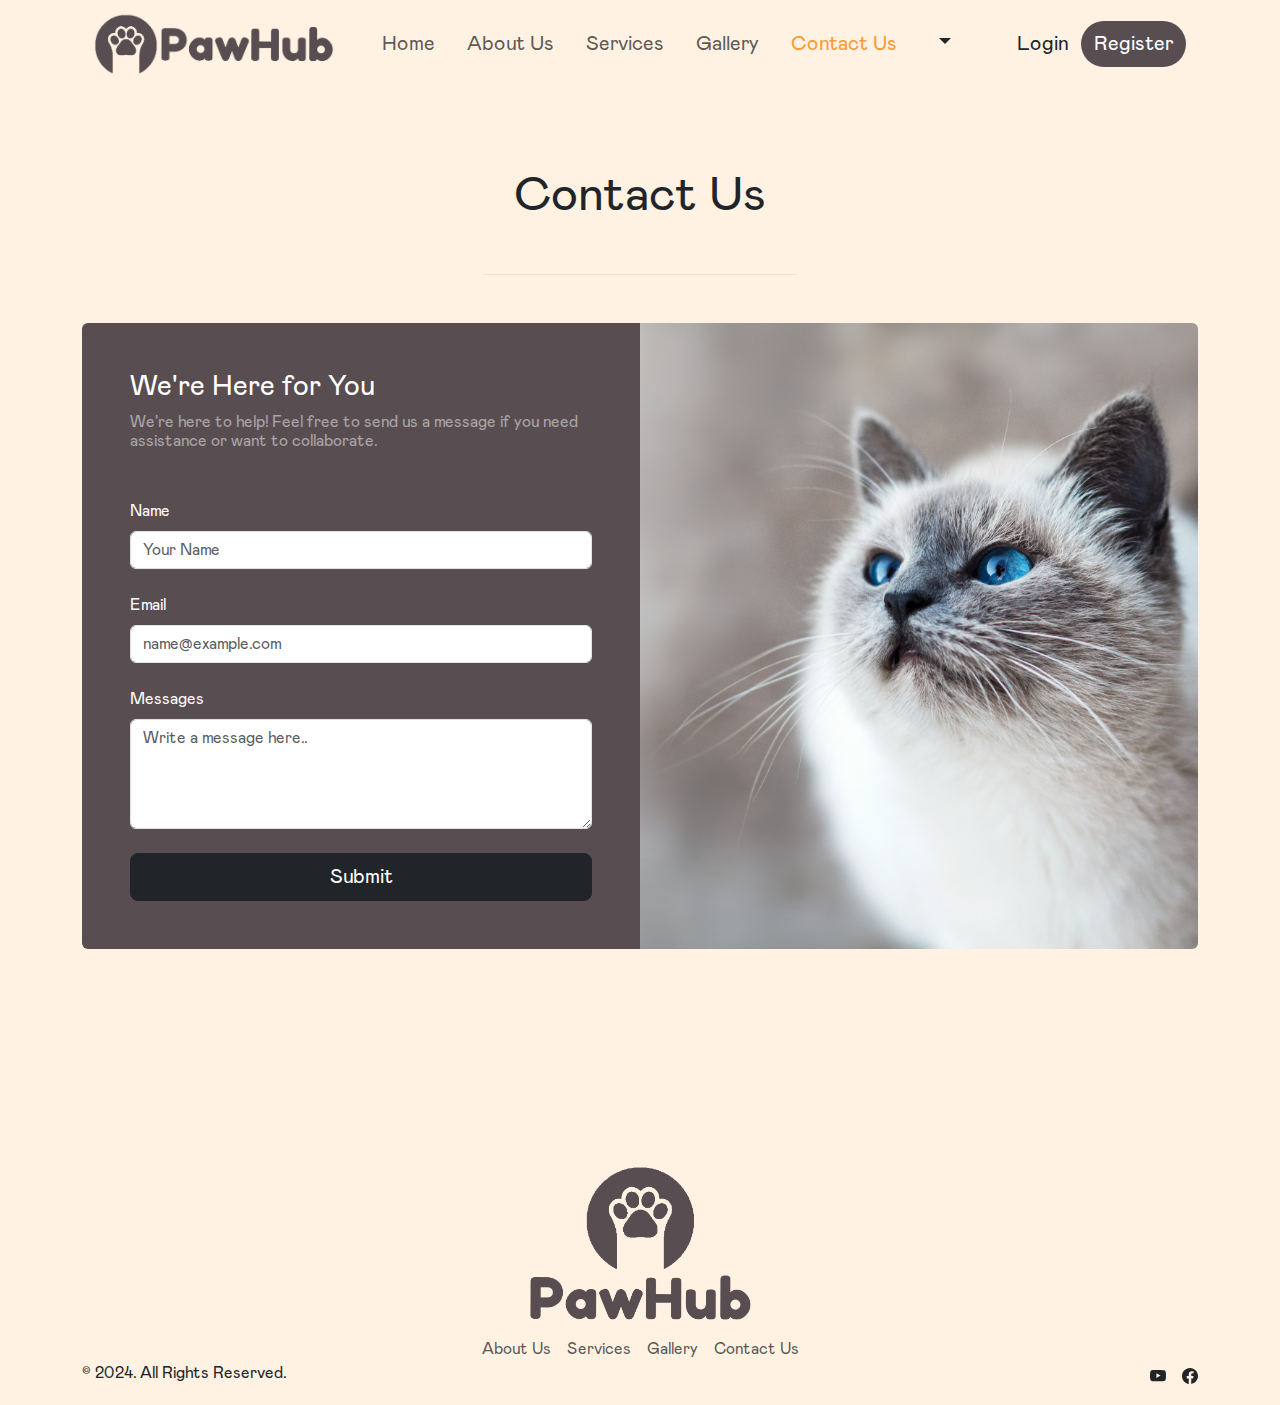
<file: contact-us.html>
<!DOCTYPE html>
<html lang="en">
  <head>
    <meta charset="UTF-8" />
    <meta name="viewport" content="width=device-width, initial-scale=1.0" />
    <title>PawHub | Contact Us</title>
    <!-- CDN bootstrap 5 -->
    <link
      href="https://cdn.jsdelivr.net/npm/bootstrap@5.3.3/dist/css/bootstrap.min.css"
      rel="stylesheet"
      integrity="sha384-QWTKZyjpPEjISv5WaRU9OFeRpok6YctnYmDr5pNlyT2bRjXh0JMhjY6hW+ALEwIH"
      crossorigin="anonymous"
    />
    <!-- global css -->
    <link href="./styles/globals.css" rel="stylesheet" />
  </head>
  <body>
    <div class="preloader"></div>
    <div class="container">
      <!-- dynamic navbar -->
      <div id="navbar"></div>

      <!-- content -->
      <!-- Contact Form -->
      <section id="contact-form" style="margin: 80px 0">
        <div class="container">
          <div class="row justify-content-md-center">
            <div class="col-12 col-md-10 col-lg-8 col-xl-7 col-xxl-6">
              <h2 class="display-5 mb-4 mb-md-5 text-center">Contact Us</h2>
              <hr class="w-50 mx-auto mb-5 mb-xl-9 border-dark-subtle" />
            </div>
          </div>
        </div>
        <div class="row g-0">
          <div
            class="col-12 col-md-6 order-1 order-md-0 d-flex align-items-center"
          >
            <div class="bg-pawhub-primary p-4 p-md-5 rounded-start">
              <div class="row">
                <div class="col-12">
                  <div class="mb-5">
                    <h2 class="h3 text-white">We're Here for You</h2>
                    <h3 class="fs-6 fw-normal text-white-50 m-0">
                      We're here to help! Feel free to send us a message if you
                      need assistance or want to collaborate.
                    </h3>
                  </div>
                </div>
              </div>
              <form action="#">
                <div class="row gy-3 gy-md-4 overflow-hidden">
                  <div class="col-12">
                    <label for="firstName" class="form-label text-white"
                      >Name</label
                    >
                    <input
                      type="text"
                      class="form-control"
                      name="name"
                      id="name"
                      placeholder="Your Name"
                      required
                    />
                  </div>
                  <div class="col-12">
                    <label for="email" class="form-label text-white"
                      >Email</label
                    >
                    <input
                      type="email"
                      class="form-control"
                      name="email"
                      id="email"
                      placeholder="name@example.com"
                      required
                    />
                  </div>
                  <div class="col-12">
                    <label for="messages" class="form-label text-white"
                      >Messages</label
                    >
                    <textarea
                      class="form-control"
                      name="messages"
                      id="messages"
                      placeholder="Write a message here.."
                      rows="4"
                      value=""
                    ></textarea>
                  </div>
                  <div class="col-12">
                    <div class="d-grid">
                      <button class="btn btn-lg btn-dark" type="submit">
                        Submit
                      </button>
                    </div>
                  </div>
                </div>
              </form>
            </div>
          </div>
          <div class="col-12 col-md-6 d-flex">
            <img
              class="img-fluid rounded-end object-fit-cover"
              loading="lazy"
              src="../../assets/images/gallery/gallery-2.jpg"
              alt="Entrepreneurship"
            />
          </div>
        </div>
      </section>
    </div>

    <div id="floater" class="flex-column">
      <img src="./assets/images/food.png" width="50" />
      <p class="fw-bold fs-5">Go Top</p>
    </div>

    <section id="footer" style="margin-top: 200px">
      <footer class="py-3">
        <div class="py-6 py-md-8 py-xl-10">
          <div class="container">
            <div class="row gy-3">
              <div class="col-12">
                <div class="footer-logo-wrapper text-center">
                  <a href="/">
                    <img
                      src="./assets/images/pawhub-logo-brown.png"
                      alt="BootstrapBrain Logo"
                      width="20%"
                      height="20%"
                    />
                  </a>
                </div>
              </div>
              <div class="col-12">
                <div class="link-wrapper">
                  <ul
                    class="m-0 list-unstyled d-flex justify-content-center gap-3"
                  >
                    <li>
                      <a
                        href="./about-us.html"
                        class="link-underline-opacity-0 link-opacity-75-hover link-underline-opacity-100-hover link-offset-1 link-dark link-opacity-75 fs-7"
                      >
                        About Us
                      </a>
                    </li>
                    <li>
                      <a
                        href="./services.html"
                        class="link-underline-opacity-0 link-opacity-75-hover link-underline-opacity-100-hover link-offset-1 link-dark link-opacity-75 fs-7"
                      >
                        Services
                      </a>
                    </li>
                    <li>
                      <a
                        href="./gallery.html"
                        class="link-underline-opacity-0 link-opacity-75-hover link-underline-opacity-100-hover link-offset-1 link-dark link-opacity-75 fs-7"
                      >
                        Gallery
                      </a>
                    </li>
                    <li>
                      <a
                        href="./contact-us.html"
                        class="link-underline-opacity-0 link-opacity-75-hover link-underline-opacity-100-hover link-offset-1 link-dark link-opacity-75 fs-7"
                      >
                        Contact Us
                      </a>
                    </li>
                  </ul>
                </div>
              </div>
            </div>
          </div>
        </div>

        <div>
          <div class="container">
            <div class="row gy-3 gy-sm-0 align-items-sm-center">
              <div class="col-sm-6">
                <div
                  class="copyright-wrapper d-block mb-1 fs-9 text-center text-sm-start"
                >
                  &copy; 2024. All Rights Reserved.
                </div>
              </div>
              <div class="col-sm-6">
                <div class="social-media-wrapper">
                  <ul
                    class="m-0 list-unstyled d-flex justify-content-center justify-content-sm-end gap-3"
                  >
                    <li>
                      <a
                        href="https://www.youtube.com/results?search_query=catlover"
                        target="_blank"
                        class="link-opacity-75-hover link-dark"
                      >
                        <svg
                          xmlns="http://www.w3.org/2000/svg"
                          width="16"
                          height="16"
                          fill="currentColor"
                          class="bi bi-youtube"
                          viewBox="0 0 16 16"
                        >
                          <path
                            d="M8.051 1.999h.089c.822.003 4.987.033 6.11.335a2.01 2.01 0 0 1 1.415 1.42c.101.38.172.883.22 1.402l.01.104.022.26.008.104c.065.914.073 1.77.074 1.957v.075c-.001.194-.01 1.108-.082 2.06l-.008.105-.009.104c-.05.572-.124 1.14-.235 1.558a2.01 2.01 0 0 1-1.415 1.42c-1.16.312-5.569.334-6.18.335h-.142c-.309 0-1.587-.006-2.927-.052l-.17-.006-.087-.004-.171-.007-.171-.007c-1.11-.049-2.167-.128-2.654-.26a2.01 2.01 0 0 1-1.415-1.419c-.111-.417-.185-.986-.235-1.558L.09 9.82l-.008-.104A31 31 0 0 1 0 7.68v-.123c.002-.215.01-.958.064-1.778l.007-.103.003-.052.008-.104.022-.26.01-.104c.048-.519.119-1.023.22-1.402a2.01 2.01 0 0 1 1.415-1.42c.487-.13 1.544-.21 2.654-.26l.17-.007.172-.006.086-.003.171-.007A100 100 0 0 1 7.858 2zM6.4 5.209v4.818l4.157-2.408z"
                          />
                        </svg>
                      </a>
                    </li>
                    <li>
                      <a
                        href="https://id-id.facebook.com/"
                        target="_blank"
                        class="link-opacity-75-hover link-dark"
                      >
                        <svg
                          xmlns="http://www.w3.org/2000/svg"
                          width="16"
                          height="16"
                          fill="currentColor"
                          class="bi bi-facebook"
                          viewBox="0 0 16 16"
                        >
                          <path
                            d="M16 8.049c0-4.446-3.582-8.05-8-8.05C3.58 0-.002 3.603-.002 8.05c0 4.017 2.926 7.347 6.75 7.951v-5.625h-2.03V8.05H6.75V6.275c0-2.017 1.195-3.131 3.022-3.131.876 0 1.791.157 1.791.157v1.98h-1.009c-.993 0-1.303.621-1.303 1.258v1.51h2.218l-.354 2.326H9.25V16c3.824-.604 6.75-3.934 6.75-7.951"
                          />
                        </svg>
                      </a>
                    </li>
                  </ul>
                </div>
              </div>
            </div>
          </div>
        </div>
      </footer>
    </section>
    <!-- CDN bootstrap 5 -->
    <script
      src="https://cdn.jsdelivr.net/npm/bootstrap@5.3.3/dist/js/bootstrap.bundle.min.js"
      integrity="sha384-YvpcrYf0tY3lHB60NNkmXc5s9fDVZLESaAA55NDzOxhy9GkcIdslK1eN7N6jIeHz"
      crossorigin="anonymous"
    ></script>
    <script type="module" src="./src/scripts/index.js"></script>
  </body>
</html>
</file>
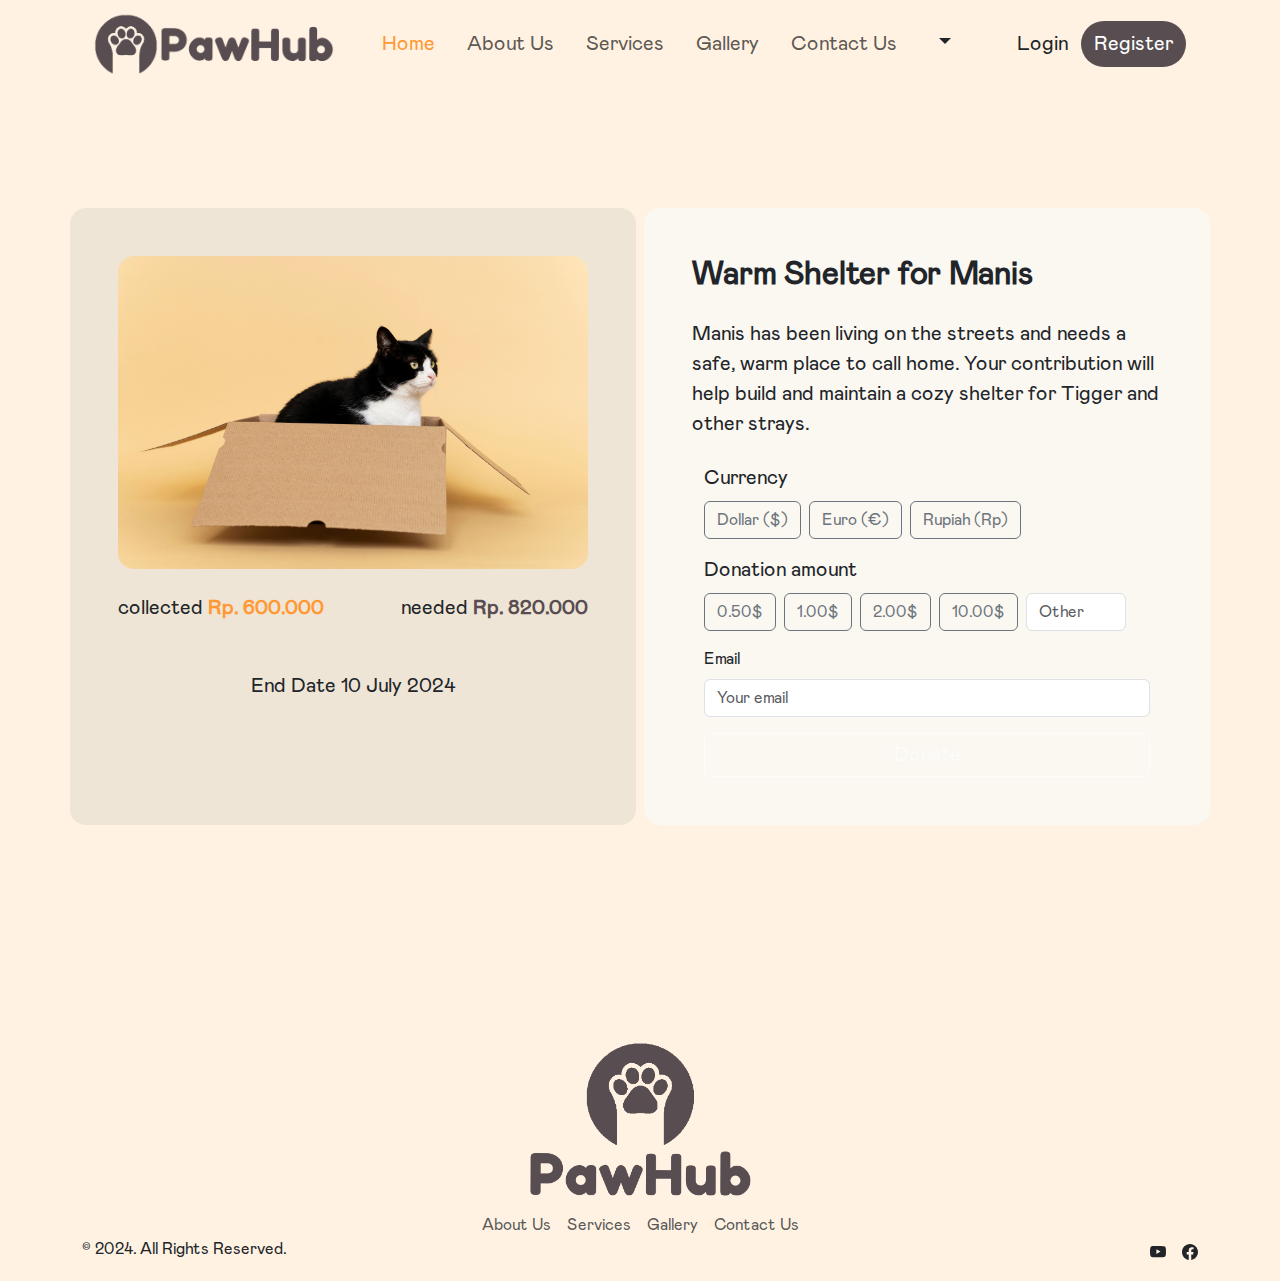
<file: donate.html>
<!DOCTYPE html>
<html lang="en">
  <head>
    <meta charset="UTF-8" />
    <meta name="viewport" content="width=device-width, initial-scale=1.0" />
    <title>PawHub | Donate</title>
    <!-- CDN bootstrap 5 -->
    <link
      href="https://cdn.jsdelivr.net/npm/bootstrap@5.3.3/dist/css/bootstrap.min.css"
      rel="stylesheet"
      integrity="sha384-QWTKZyjpPEjISv5WaRU9OFeRpok6YctnYmDr5pNlyT2bRjXh0JMhjY6hW+ALEwIH"
      crossorigin="anonymous"
    />
    <!-- global css -->
    <link href="./styles/globals.css" rel="stylesheet" />
  </head>
  <body>
    <div class="preloader"></div>
    <div class="container">
      <!-- dynamic navbar -->
      <div id="navbar"></div>

      <!-- content -->
      <section id="donate-detail" style="margin-top: 120px">
        <div class="row gap-2">
          <div class="col p-5 rounded-4" style="background-color: #efe5d6">
            <div>
              <div class="mb-4">
                <img
                  src="./assets/images/paws/paw-1.jpg"
                  width="100%"
                  class="rounded-4"
                />
              </div>
              <div
                class="d-flex justify-content-between align-items-center my-2"
              >
                <p class="my-auto fs-5">
                  collected
                  <span
                    id="collected-donate"
                    data-value="Rupiah (Rp)"
                    class="fw-bold text-pawhub-secondary"
                    >Rp. 600.000</span
                  >
                </p>
                <p class="my-auto fs-5">
                  needed
                  <span
                    id="needed-donate"
                    data-value="Rupiah (Rp)"
                    class="fw-bold text-pawhub-primary"
                    >Rp. 820.000</span
                  >
                </p>
              </div>
              <p class="text-center fs-5 mt-5">End Date 10 July 2024</p>
            </div>
          </div>
          <div class="col p-5 rounded-4" style="background-color: #fbf7f1">
            <h2 class="fw-bolder">Warm Shelter for Manis</h2>
            <div class="my-4">
              <p class="fs-5">
                Manis has been living on the streets and needs a safe, warm
                place to call home. Your contribution will help build and
                maintain a cozy shelter for Tigger and other strays.
              </p>
            </div>
            <div class="container mt-3">
              <form id="donation-form">
                <div class="mb-3">
                  <label class="form-label fs-5">Currency</label>
                  <div class="d-flex gap-2">
                    <button
                      type="button"
                      class="btn btn-outline-secondary btn-currency"
                      data-value="Dollar ($)"
                    >
                      Dollar ($)
                    </button>
                    <button
                      type="button"
                      class="btn btn-outline-secondary btn-currency"
                      data-value="Euro (€)"
                    >
                      Euro (€)
                    </button>
                    <button
                      type="button"
                      class="btn btn-outline-secondary btn-currency"
                      data-value="Rupiah (Rp)"
                    >
                      Rupiah (Rp)
                    </button>
                  </div>
                </div>
                <div class="mb-3">
                  <label class="form-label fs-5">Donation amount</label>
                  <div class="d-flex gap-2" id="amount-buttons">
                    <button
                      type="button"
                      class="btn btn-outline-secondary btn-amount"
                      data-value="0"
                    >
                      0.50$
                    </button>
                    <button
                      type="button"
                      class="btn btn-outline-secondary btn-amount"
                      data-value="0"
                    >
                      1.00$
                    </button>
                    <button
                      type="button"
                      class="btn btn-outline-secondary btn-amount"
                      data-value="0"
                    >
                      2.00$
                    </button>
                    <button
                      type="button"
                      class="btn btn-outline-secondary btn-amount"
                      data-value="0"
                    >
                      10.00$
                    </button>
                    <input
                      type="number"
                      class="form-control btn-amount"
                      placeholder="Other"
                      id="other-amount"
                      style="width: 100px"
                    />
                  </div>
                </div>
                <div class="mb-3">
                  <label for="email" class="form-label">Email</label>
                  <div class="input-group">
                    <input
                      type="email"
                      class="form-control"
                      id="email-donate"
                      placeholder="Your email"
                      aria-label="Email"
                      aria-describedby="email-addon"
                      required
                    />
                  </div>
                </div>
                <button
                  id="donate-button"
                  type="submit"
                  class="btn btn-pawhub w-100 bg-pawhub-primary text-white fs-5"
                  data-bs-toggle="modal"
                  data-bs-target="#modal-payment"
                  disabled
                >
                  Donate
                </button>
              </form>
            </div>
          </div>
        </div>
      </section>

      <!-- modal payment -->
      <div
        class="modal fade"
        id="modal-payment"
        tabindex="-1"
        aria-labelledby="paymentModalLabel"
        aria-hidden="true"
      >
        <div class="modal-dialog modal-dialog-centered">
          <div
            class="modal-content p-4 p-md-5 rounded shadow-sm"
            style="background-color: #efe5d6"
          >
            <div class="row">
              <div class="col-12">
                <div class="mb-5">
                  <h2 class="h3 text-black">Payment</h2>
                  <h3 class="fs-6 fw-normal text-black-50 m-0">
                    Complete Your Donation
                  </h3>
                </div>
              </div>
            </div>
            <h5 class="fs-5">Donate for Manis</h5>
            <div id="payment-donation">
              <div class="row gy-3 gy-md-4 overflow-hidden">
                <div
                  class="d-flex justify-content-between align-items-center col-12"
                >
                  <div>
                    <p class="text-black-50">Your Email</p>
                    <p id="email-payment">test@gmail.com</p>
                  </div>
                  <div>
                    <p class="text-black-50">Amount</p>
                    <p id="amount-payment" class="fs-4">10$</p>
                  </div>
                </div>
                <div class="col-12">
                  <div class="d-grid">
                    <button
                      class="btn btn-lg btn-dark"
                      type="submit"
                      onclick="move()"
                    >
                      Pay
                    </button>
                  </div>
                </div>
              </div>
            </div>
          </div>
        </div>
      </div>
    </div>
    <div id="floater" class="flex-column">
      <img src="./assets/images/food.png" width="50" />
      <p class="fw-bold fs-5">Go Top</p>
    </div>

    <section id="footer" style="margin-top: 200px">
      <footer class="py-3">
        <div class="py-6 py-md-8 py-xl-10">
          <div class="container">
            <div class="row gy-3">
              <div class="col-12">
                <div class="footer-logo-wrapper text-center">
                  <a href="/">
                    <img
                      src="./assets/images/pawhub-logo-brown.png"
                      alt="BootstrapBrain Logo"
                      width="20%"
                      height="20%"
                    />
                  </a>
                </div>
              </div>
              <div class="col-12">
                <div class="link-wrapper">
                  <ul
                    class="m-0 list-unstyled d-flex justify-content-center gap-3"
                  >
                    <li>
                      <a
                        href="./about-us.html"
                        class="link-underline-opacity-0 link-opacity-75-hover link-underline-opacity-100-hover link-offset-1 link-dark link-opacity-75 fs-7"
                      >
                        About Us
                      </a>
                    </li>
                    <li>
                      <a
                        href="./services.html"
                        class="link-underline-opacity-0 link-opacity-75-hover link-underline-opacity-100-hover link-offset-1 link-dark link-opacity-75 fs-7"
                      >
                        Services
                      </a>
                    </li>
                    <li>
                      <a
                        href="./gallery.html"
                        class="link-underline-opacity-0 link-opacity-75-hover link-underline-opacity-100-hover link-offset-1 link-dark link-opacity-75 fs-7"
                      >
                        Gallery
                      </a>
                    </li>
                    <li>
                      <a
                        href="./contact-us.html"
                        class="link-underline-opacity-0 link-opacity-75-hover link-underline-opacity-100-hover link-offset-1 link-dark link-opacity-75 fs-7"
                      >
                        Contact Us
                      </a>
                    </li>
                  </ul>
                </div>
              </div>
            </div>
          </div>
        </div>

        <div>
          <div class="container">
            <div class="row gy-3 gy-sm-0 align-items-sm-center">
              <div class="col-sm-6">
                <div
                  class="copyright-wrapper d-block mb-1 fs-9 text-center text-sm-start"
                >
                  &copy; 2024. All Rights Reserved.
                </div>
              </div>
              <div class="col-sm-6">
                <div class="social-media-wrapper">
                  <ul
                    class="m-0 list-unstyled d-flex justify-content-center justify-content-sm-end gap-3"
                  >
                    <li>
                      <a
                        href="https://www.youtube.com/results?search_query=catlover"
                        target="_blank"
                        class="link-opacity-75-hover link-dark"
                      >
                        <svg
                          xmlns="http://www.w3.org/2000/svg"
                          width="16"
                          height="16"
                          fill="currentColor"
                          class="bi bi-youtube"
                          viewBox="0 0 16 16"
                        >
                          <path
                            d="M8.051 1.999h.089c.822.003 4.987.033 6.11.335a2.01 2.01 0 0 1 1.415 1.42c.101.38.172.883.22 1.402l.01.104.022.26.008.104c.065.914.073 1.77.074 1.957v.075c-.001.194-.01 1.108-.082 2.06l-.008.105-.009.104c-.05.572-.124 1.14-.235 1.558a2.01 2.01 0 0 1-1.415 1.42c-1.16.312-5.569.334-6.18.335h-.142c-.309 0-1.587-.006-2.927-.052l-.17-.006-.087-.004-.171-.007-.171-.007c-1.11-.049-2.167-.128-2.654-.26a2.01 2.01 0 0 1-1.415-1.419c-.111-.417-.185-.986-.235-1.558L.09 9.82l-.008-.104A31 31 0 0 1 0 7.68v-.123c.002-.215.01-.958.064-1.778l.007-.103.003-.052.008-.104.022-.26.01-.104c.048-.519.119-1.023.22-1.402a2.01 2.01 0 0 1 1.415-1.42c.487-.13 1.544-.21 2.654-.26l.17-.007.172-.006.086-.003.171-.007A100 100 0 0 1 7.858 2zM6.4 5.209v4.818l4.157-2.408z"
                          />
                        </svg>
                      </a>
                    </li>
                    <li>
                      <a
                        href="https://id-id.facebook.com/"
                        target="_blank"
                        class="link-opacity-75-hover link-dark"
                      >
                        <svg
                          xmlns="http://www.w3.org/2000/svg"
                          width="16"
                          height="16"
                          fill="currentColor"
                          class="bi bi-facebook"
                          viewBox="0 0 16 16"
                        >
                          <path
                            d="M16 8.049c0-4.446-3.582-8.05-8-8.05C3.58 0-.002 3.603-.002 8.05c0 4.017 2.926 7.347 6.75 7.951v-5.625h-2.03V8.05H6.75V6.275c0-2.017 1.195-3.131 3.022-3.131.876 0 1.791.157 1.791.157v1.98h-1.009c-.993 0-1.303.621-1.303 1.258v1.51h2.218l-.354 2.326H9.25V16c3.824-.604 6.75-3.934 6.75-7.951"
                          />
                        </svg>
                      </a>
                    </li>
                  </ul>
                </div>
              </div>
            </div>
          </div>
        </div>
      </footer>
    </section>

    <!-- CDN bootstrap 5 -->
    <script
      src="https://cdn.jsdelivr.net/npm/bootstrap@5.3.3/dist/js/bootstrap.bundle.min.js"
      integrity="sha384-YvpcrYf0tY3lHB60NNkmXc5s9fDVZLESaAA55NDzOxhy9GkcIdslK1eN7N6jIeHz"
      crossorigin="anonymous"
    ></script>
    <script type="module" src="./src/scripts/index.js"></script>
    <script type="module" src="./src/scripts/donate.js"></script>
    <script>
      function move() {
        if (i == 0) {
          i = 1;
          var elem = document.getElementById("progress-donate");
          var width = 10;
          var id = setInterval(frame, 10);
          function frame() {
            if (width >= 100) {
              clearInterval(id);
              i = 0;
            } else {
              width++;
              elem.style.width = width + "%";
              elem.innerHTML = width + "%";
            }
          }
        }
      }
    </script>
  </body>
</html>
</file>
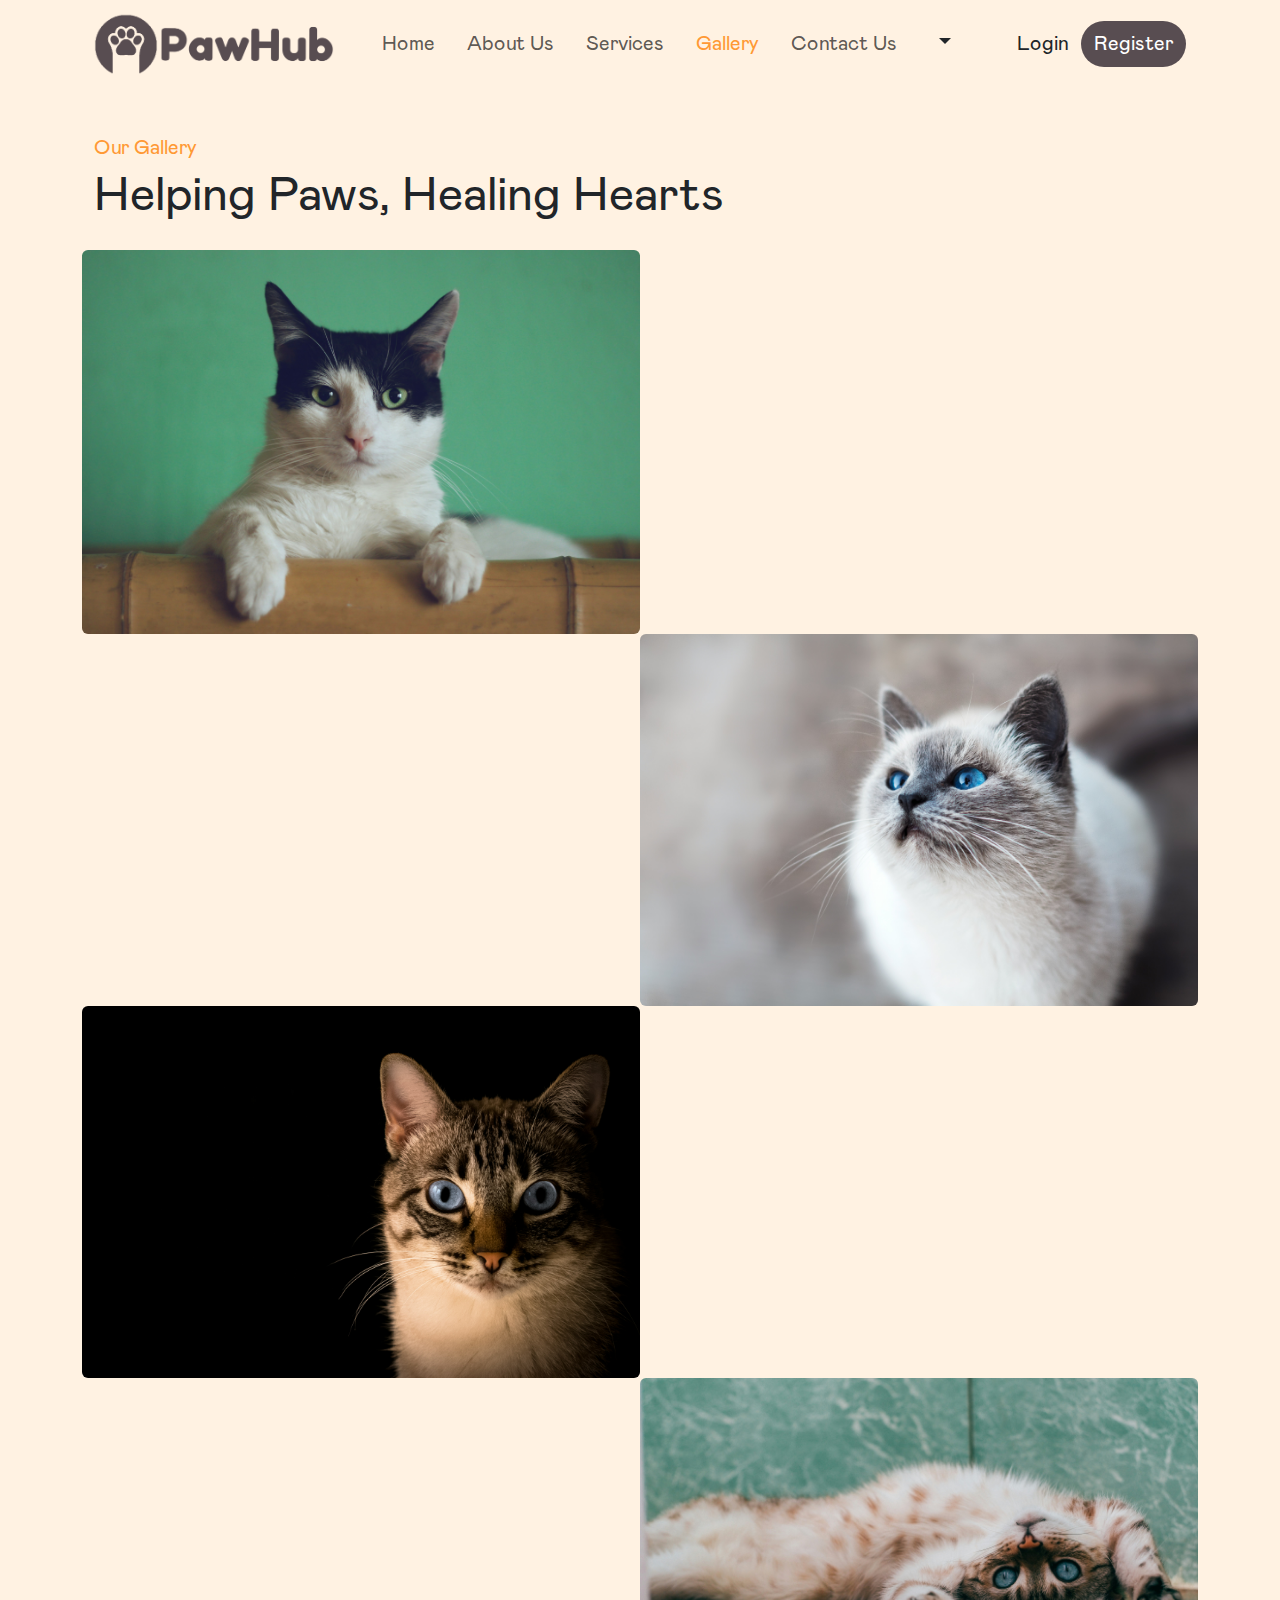
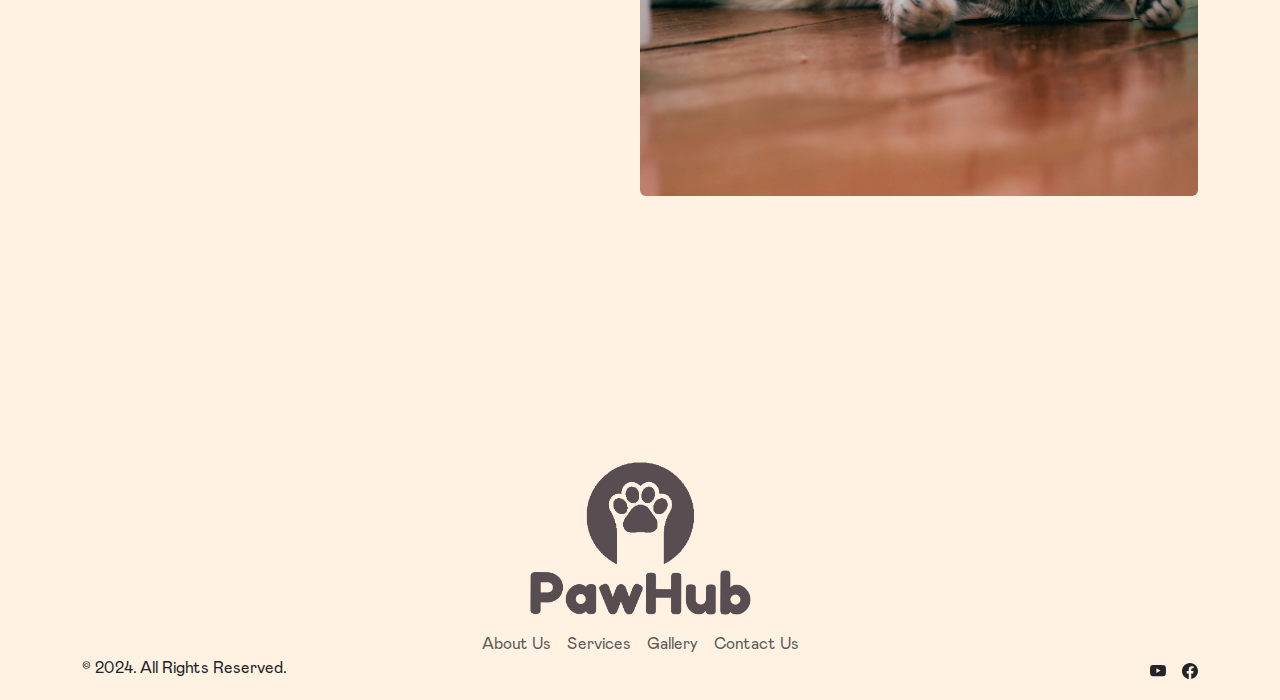
<file: gallery.html>
<!DOCTYPE html>
<html lang="en">
  <head>
    <meta charset="UTF-8" />
    <meta name="viewport" content="width=device-width, initial-scale=1.0" />
    <title>PawHub | Gallery</title>
    <!-- CDN bootstrap 5 -->
    <link
      href="https://cdn.jsdelivr.net/npm/bootstrap@5.3.3/dist/css/bootstrap.min.css"
      rel="stylesheet"
      integrity="sha384-QWTKZyjpPEjISv5WaRU9OFeRpok6YctnYmDr5pNlyT2bRjXh0JMhjY6hW+ALEwIH"
      crossorigin="anonymous"
    />
    <!-- global css -->
    <link href="./styles/globals.css" rel="stylesheet" />
  </head>
  <body>
    <div class="preloader"></div>
    <div class="container">
      <!-- dynamic navbar -->
      <div id="navbar"></div>

      <!-- content -->
      <!-- Project 3 - Bootstrap Brain Component -->
      <section class="py-3 py-md-5 py-xl-8">
        <div class="container">
          <div class="row">
            <div class="col-12 col-md-10 col-lg-8">
              <h3 class="fs-5 mb-2 text-pawhub-secondary">Our Gallery</h3>
              <h2 class="display-5 mb-4">Helping Paws, Healing Hearts</h2>
            </div>
          </div>
        </div>

        <div class="d-flex flex-wrap">
          <div class="">
            <img
              src="../../assets/images/gallery/gallery-1.jpg"
              class="rounded float-start"
              width="50%"
              height="100%"
              alt="..."
            />
          </div>
          <div class="">
            <img
              src="../../assets/images/gallery/gallery-2.jpg"
              class="rounded float-end"
              width="50%"
              height="100%"
              alt="..."
            />
          </div>
          <div class="">
            <img
              src="../../assets/images/gallery/gallery-3.jpg"
              class="rounded float-start"
              width="50%"
              height="100%"
              alt="..."
            />
          </div>
          <div class="">
            <img
              src="../../assets/images/gallery/gallery-4.jpg"
              class="rounded float-end"
              width="50%"
              height="100%"
              alt="..."
            />
          </div>
        </div>
      </section>
    </div>
    <div id="floater" class="flex-column">
      <img src="./assets/images/food.png" width="50" />
      <p class="fw-bold fs-5">Go Top</p>
    </div>

    <section id="footer" style="margin-top: 200px">
      <footer class="py-3">
        <div class="py-6 py-md-8 py-xl-10">
          <div class="container">
            <div class="row gy-3">
              <div class="col-12">
                <div class="footer-logo-wrapper text-center">
                  <a href="/">
                    <img
                      src="./assets/images/pawhub-logo-brown.png"
                      alt="BootstrapBrain Logo"
                      width="20%"
                      height="20%"
                    />
                  </a>
                </div>
              </div>
              <div class="col-12">
                <div class="link-wrapper">
                  <ul
                    class="m-0 list-unstyled d-flex justify-content-center gap-3"
                  >
                    <li>
                      <a
                        href="./about-us.html"
                        class="link-underline-opacity-0 link-opacity-75-hover link-underline-opacity-100-hover link-offset-1 link-dark link-opacity-75 fs-7"
                      >
                        About Us
                      </a>
                    </li>
                    <li>
                      <a
                        href="./services.html"
                        class="link-underline-opacity-0 link-opacity-75-hover link-underline-opacity-100-hover link-offset-1 link-dark link-opacity-75 fs-7"
                      >
                        Services
                      </a>
                    </li>
                    <li>
                      <a
                        href="./gallery.html"
                        class="link-underline-opacity-0 link-opacity-75-hover link-underline-opacity-100-hover link-offset-1 link-dark link-opacity-75 fs-7"
                      >
                        Gallery
                      </a>
                    </li>
                    <li>
                      <a
                        href="./contact-us.html"
                        class="link-underline-opacity-0 link-opacity-75-hover link-underline-opacity-100-hover link-offset-1 link-dark link-opacity-75 fs-7"
                      >
                        Contact Us
                      </a>
                    </li>
                  </ul>
                </div>
              </div>
            </div>
          </div>
        </div>

        <div>
          <div class="container">
            <div class="row gy-3 gy-sm-0 align-items-sm-center">
              <div class="col-sm-6">
                <div
                  class="copyright-wrapper d-block mb-1 fs-9 text-center text-sm-start"
                >
                  &copy; 2024. All Rights Reserved.
                </div>
              </div>
              <div class="col-sm-6">
                <div class="social-media-wrapper">
                  <ul
                    class="m-0 list-unstyled d-flex justify-content-center justify-content-sm-end gap-3"
                  >
                    <li>
                      <a
                        href="https://www.youtube.com/results?search_query=catlover"
                        target="_blank"
                        class="link-opacity-75-hover link-dark"
                      >
                        <svg
                          xmlns="http://www.w3.org/2000/svg"
                          width="16"
                          height="16"
                          fill="currentColor"
                          class="bi bi-youtube"
                          viewBox="0 0 16 16"
                        >
                          <path
                            d="M8.051 1.999h.089c.822.003 4.987.033 6.11.335a2.01 2.01 0 0 1 1.415 1.42c.101.38.172.883.22 1.402l.01.104.022.26.008.104c.065.914.073 1.77.074 1.957v.075c-.001.194-.01 1.108-.082 2.06l-.008.105-.009.104c-.05.572-.124 1.14-.235 1.558a2.01 2.01 0 0 1-1.415 1.42c-1.16.312-5.569.334-6.18.335h-.142c-.309 0-1.587-.006-2.927-.052l-.17-.006-.087-.004-.171-.007-.171-.007c-1.11-.049-2.167-.128-2.654-.26a2.01 2.01 0 0 1-1.415-1.419c-.111-.417-.185-.986-.235-1.558L.09 9.82l-.008-.104A31 31 0 0 1 0 7.68v-.123c.002-.215.01-.958.064-1.778l.007-.103.003-.052.008-.104.022-.26.01-.104c.048-.519.119-1.023.22-1.402a2.01 2.01 0 0 1 1.415-1.42c.487-.13 1.544-.21 2.654-.26l.17-.007.172-.006.086-.003.171-.007A100 100 0 0 1 7.858 2zM6.4 5.209v4.818l4.157-2.408z"
                          />
                        </svg>
                      </a>
                    </li>
                    <li>
                      <a
                        href="https://id-id.facebook.com/"
                        target="_blank"
                        class="link-opacity-75-hover link-dark"
                      >
                        <svg
                          xmlns="http://www.w3.org/2000/svg"
                          width="16"
                          height="16"
                          fill="currentColor"
                          class="bi bi-facebook"
                          viewBox="0 0 16 16"
                        >
                          <path
                            d="M16 8.049c0-4.446-3.582-8.05-8-8.05C3.58 0-.002 3.603-.002 8.05c0 4.017 2.926 7.347 6.75 7.951v-5.625h-2.03V8.05H6.75V6.275c0-2.017 1.195-3.131 3.022-3.131.876 0 1.791.157 1.791.157v1.98h-1.009c-.993 0-1.303.621-1.303 1.258v1.51h2.218l-.354 2.326H9.25V16c3.824-.604 6.75-3.934 6.75-7.951"
                          />
                        </svg>
                      </a>
                    </li>
                  </ul>
                </div>
              </div>
            </div>
          </div>
        </div>
      </footer>
    </section>
    <!-- CDN bootstrap 5 -->
    <script
      src="https://cdn.jsdelivr.net/npm/bootstrap@5.3.3/dist/js/bootstrap.bundle.min.js"
      integrity="sha384-YvpcrYf0tY3lHB60NNkmXc5s9fDVZLESaAA55NDzOxhy9GkcIdslK1eN7N6jIeHz"
      crossorigin="anonymous"
    ></script>
    <script type="module" src="./src/scripts/index.js"></script>
  </body>
</html>
</file>
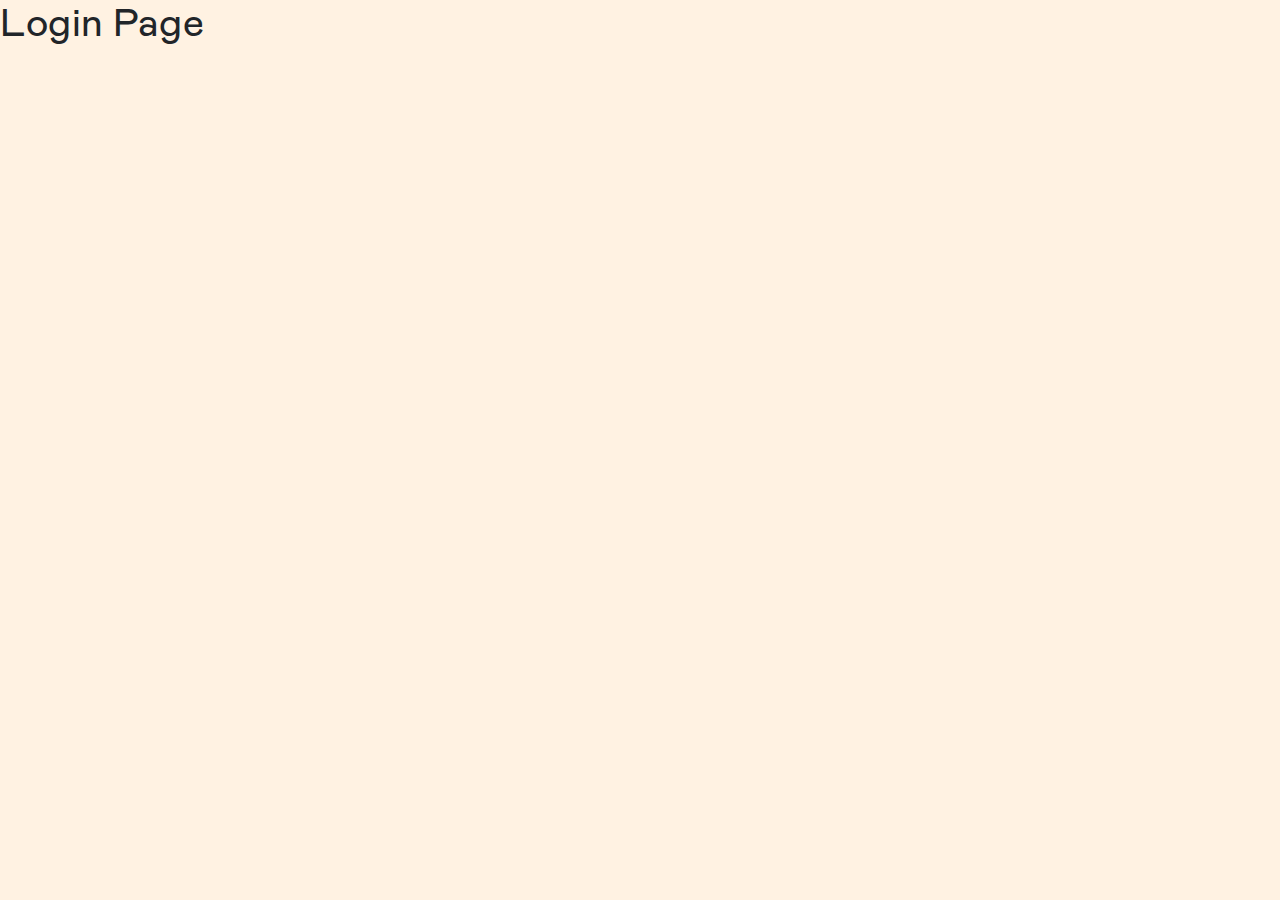
<file: login.html>
<!DOCTYPE html>
<html lang="en">
  <head>
    <meta charset="UTF-8" />
    <meta name="viewport" content="width=device-width, initial-scale=1.0" />
    <title>PawHub | Login</title>
    <!-- CDN bootstrap 5 -->
    <link
      href="https://cdn.jsdelivr.net/npm/bootstrap@5.3.3/dist/css/bootstrap.min.css"
      rel="stylesheet"
      integrity="sha384-QWTKZyjpPEjISv5WaRU9OFeRpok6YctnYmDr5pNlyT2bRjXh0JMhjY6hW+ALEwIH"
      crossorigin="anonymous"
    />
    <link href="./styles/globals.css" rel="stylesheet" />
  </head>
  <body>
    <h1>Login Page</h1>
    <!-- CDN bootstrap 5 -->
    <script
      src="https://cdn.jsdelivr.net/npm/bootstrap@5.3.3/dist/js/bootstrap.bundle.min.js"
      integrity="sha384-YvpcrYf0tY3lHB60NNkmXc5s9fDVZLESaAA55NDzOxhy9GkcIdslK1eN7N6jIeHz"
      crossorigin="anonymous"
    ></script>
  </body>
</html>
</file>
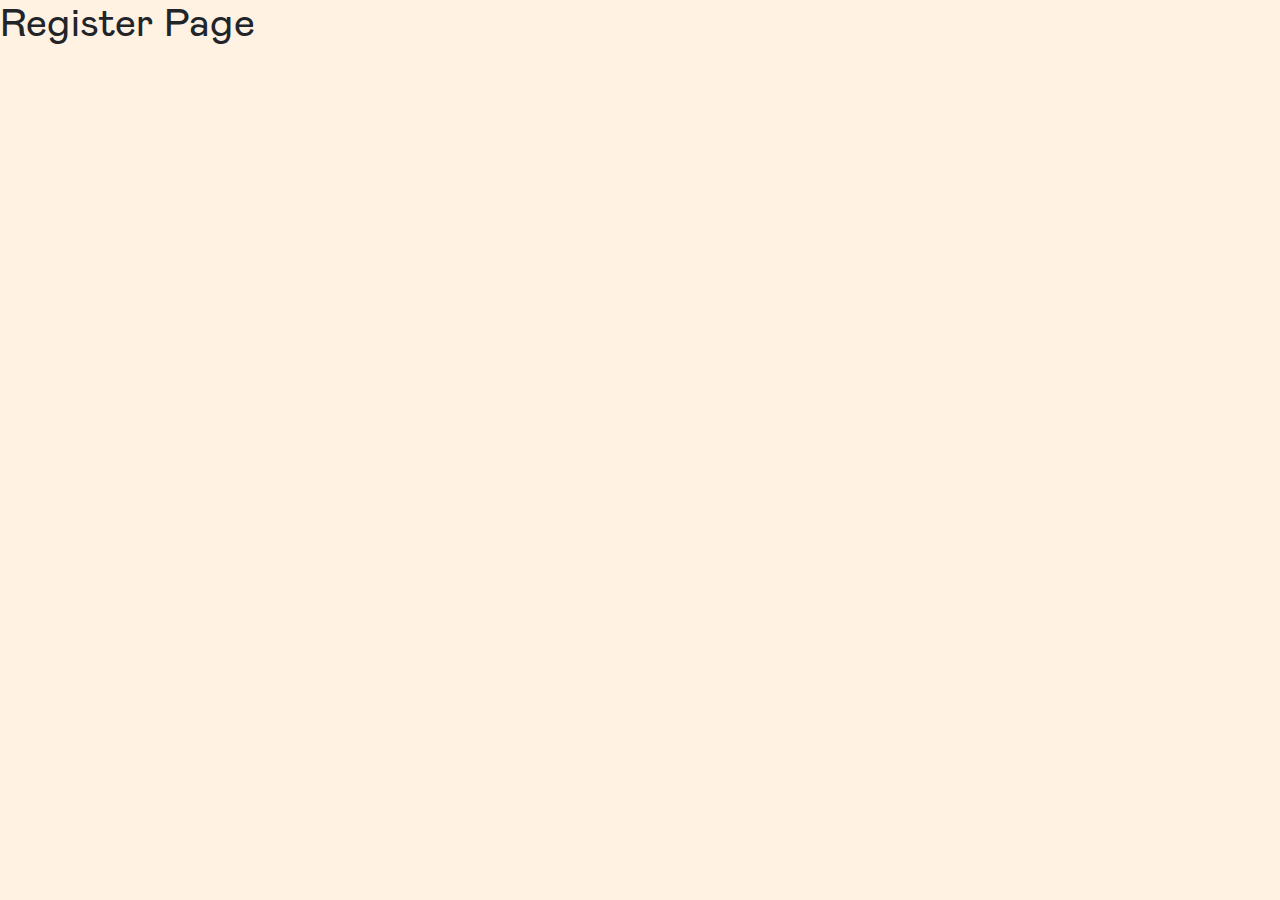
<file: register.html>
<!DOCTYPE html>
<html lang="en">
  <head>
    <meta charset="UTF-8" />
    <meta name="viewport" content="width=device-width, initial-scale=1.0" />
    <title>PawHub | Register</title>
    <!-- CDN bootstrap 5 -->
    <link
      href="https://cdn.jsdelivr.net/npm/bootstrap@5.3.3/dist/css/bootstrap.min.css"
      rel="stylesheet"
      integrity="sha384-QWTKZyjpPEjISv5WaRU9OFeRpok6YctnYmDr5pNlyT2bRjXh0JMhjY6hW+ALEwIH"
      crossorigin="anonymous"
    />
    <link href="./styles/globals.css" rel="stylesheet" />
  </head>
  <body>
    <h1>Register Page</h1>
    <!-- CDN bootstrap 5 -->
    <script
      src="https://cdn.jsdelivr.net/npm/bootstrap@5.3.3/dist/js/bootstrap.bundle.min.js"
      integrity="sha384-YvpcrYf0tY3lHB60NNkmXc5s9fDVZLESaAA55NDzOxhy9GkcIdslK1eN7N6jIeHz"
      crossorigin="anonymous"
    ></script>
  </body>
</html>
</file>
<file: styles/globals.css>
*,
html {
  margin: 0;
  padding: 0;
}

body {
  font-family: "Mabry", Arial, Helvetica, sans-serif;
  background-color: #fff2e2;
}

/* custom font */
@font-face {
  font-family: "Mabry";
  src: url("../assets/fonts/MabryPro-Regular.ttf");
}

.bg-pawhub-primary {
  background-color: #584d51;
}

.bg-pawhub-secondary {
  background-color: #fff2e2;
}

.text-pawhub-primary {
  color: #584d51;
}

.text-pawhub-secondary {
  color: #ff9934;
}

.fs-70 {
  font-size: 70px;
}

.mt-120 {
  margin-top: 120px;
}

.nav-item .nav-link:hover {
  color: #ff9934 !important;
}

.active {
  color: #ff9934 !important;
}

.btn-pawhub:hover {
  background-color: #ff9934;
}

.card {
  transition: 0.3s;
}

.card:hover.card-animation {
  transform: scale(1.02);
}

.accordion-button {
  background-color: #584d51 !important;
}

.accordion-button::after {
  background-image: none;
}

.accordion-button:not(.collapsed)::after {
  background-image: none;
}

.modal-backdrop {
  background-color: black !important;
  opacity: 0.9 !important;
}

#floater {
  position: fixed;
  bottom: 0px;
  right: 20px;
  display: flex;
  align-items: center;
  justify-content: center;
  cursor: pointer;
  opacity: 0;
  visibility: hidden;
  transition: opacity 0.2s, visibility 0.2s;
  z-index: 1000;
}

.pulse {
  animation: pulse 2s infinite ease-in-out alternate;
}
@keyframes pulse {
  from {
    transform: scale(1);
  }
  to {
    transform: scale(1.02);
  }
}

/* preloader for transition page */
.preloader {
  align-items: center;
  background: #fff2e2;
  display: flex;
  height: 100vh;
  justify-content: center;
  left: 0;
  position: fixed;
  top: 0;
  transition: opacity 0.2s linear;
  width: 100%;
  z-index: 9999;
  opacity: 1;
  transform: opacity 1s linear;
}

.dropdown:hover > .dropdown-menu .dropdown-item:hover {
  display: block;
  background: #2f2b2c;
}
</file>
